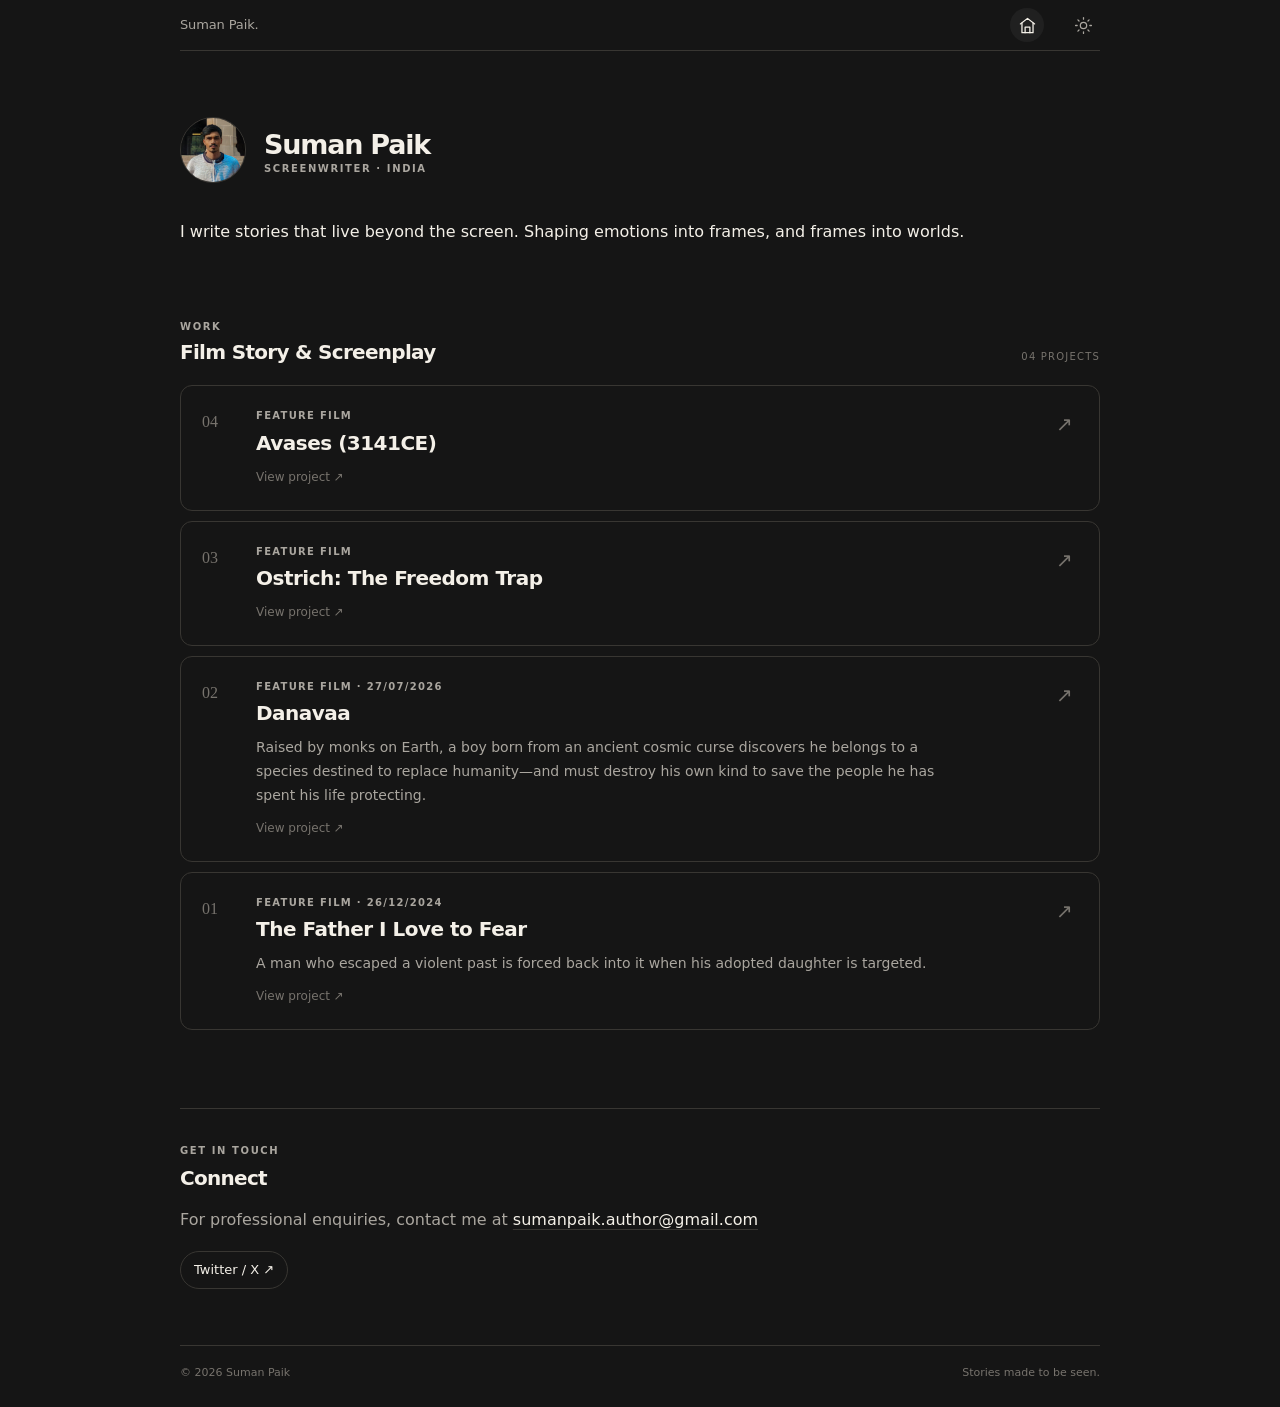
<file: index.html>
<!doctype html>
<html lang="en">

<head>
  <meta charset="utf-8">
  <meta name="viewport" content="width=device-width, initial-scale=1">
  <meta name="description" content="Official writing portfolio of Suman Paik, film writer from India.">
  <meta name="theme-color" content="#151515">
  <title>Suman Paik — Film Writer</title>
  <link rel="icon" href="favicon.svg" type="image/svg+xml">
  <link rel="stylesheet" href="style.css">
  <script src="data.js" defer></script>
  <script src="app.js" defer></script>
</head>

<body>
  <header class="site-header wrap">
    <div class="header-message" aria-live="polite">
      <span id="rotatingMessage">Internal Review Only.</span>
    </div>

    <div class="header-tools">
      <!-- Home -->
      <a class="journey-link" href="index.html" aria-current="page" aria-label="Home" title="Home">
        <svg viewBox="0 0 24 24" aria-hidden="true">
          <path d="m3 10 9-7 9 7"></path>
          <path d="M5 9v12h14V9"></path>
          <path d="M9 21v-7h6v7"></path>
        </svg>
      </a>

      <!-- Photo Album / Writer's Journey -->
      <!-- <a class="journey-link" href="journey.html" aria-label="Photo album" title="Photo album">
        <svg viewBox="0 0 24 24" aria-hidden="true">
          <rect x="3.5" y="3.5" width="17" height="17" rx="2"></rect>
          <circle cx="8.5" cy="8.5" r="1.5"></circle>
          <path d="m4.5 17 5-5 3.5 3.5 2.5-2.5 4 4"></path>
        </svg>
      </a> -->

      <!-- Theme Toggle -->
      <button class="theme-toggle" id="themeToggle" aria-label="Switch theme" title="Switch theme">
        <svg class="sun-icon" viewBox="0 0 24 24" aria-hidden="true">
          <circle cx="12" cy="12" r="4"></circle>
          <path d="M12 2.5v2"></path>
          <path d="M12 19.5v2"></path>
          <path d="m4.93 4.93 1.42 1.42"></path>
          <path d="m17.65 17.65 1.42 1.42"></path>
          <path d="M2.5 12h2"></path>
          <path d="M19.5 12h2"></path>
          <path d="m4.93 19.07 1.42-1.42"></path>
          <path d="m17.65 6.35 1.42-1.42"></path>
        </svg>
      </button>
    </div>

  </header>

  <main class="wrap home-main">
    <section class="intro">
      <div class="identity">
        <div class="avatar" id="profileAvatar" aria-hidden="true">SP</div>
        <div>
          <h1 id="writerName">Suman Paik</h1>
          <p class="eyebrow">SCREENWRITER · INDIA</p>
          <!-- <p class="muted role" id="writerRole">Screenwriter</p> -->
        </div>
      </div>
      <p class="manifesto" id="writerStatement">I write stories that live beyond the screen.<br>Shaping emotions into
        frames, and frames into worlds.</p>
      <p class="bio muted" id="writerBio"></p>
    </section>

    <section class="projects-section" aria-labelledby="projectsTitle">
      <div class="section-heading">
        <div>
          <p class="eyebrow">WORK</p>
          <h2 id="projectsTitle">Film Story &amp; Screenplay</h2>
        </div>
        <span class="project-count" id="projectCount">03 PROJECTS</span>
      </div>
      <div class="project-list" id="projectList"></div>
    </section>

    <section class="connect" id="connect">
      <p class="eyebrow">GET IN TOUCH</p>
      <h2>Connect</h2>
      <p class="muted">For professional enquiries, contact me at <a id="emailLink"
          href="mailto:sumanpaik.author@gmail.com">sumanpaik.author@gmail.com</a></p>
      <div class="social-links" id="socialLinks"></div>
    </section>
  </main>

  <footer class="wrap site-footer">
    <span>© <span id="year"></span> <span id="footerName">Suman Paik</span></span>
    <span>Stories made to be seen.</span>
  </footer>
</body>

</html>
</file>
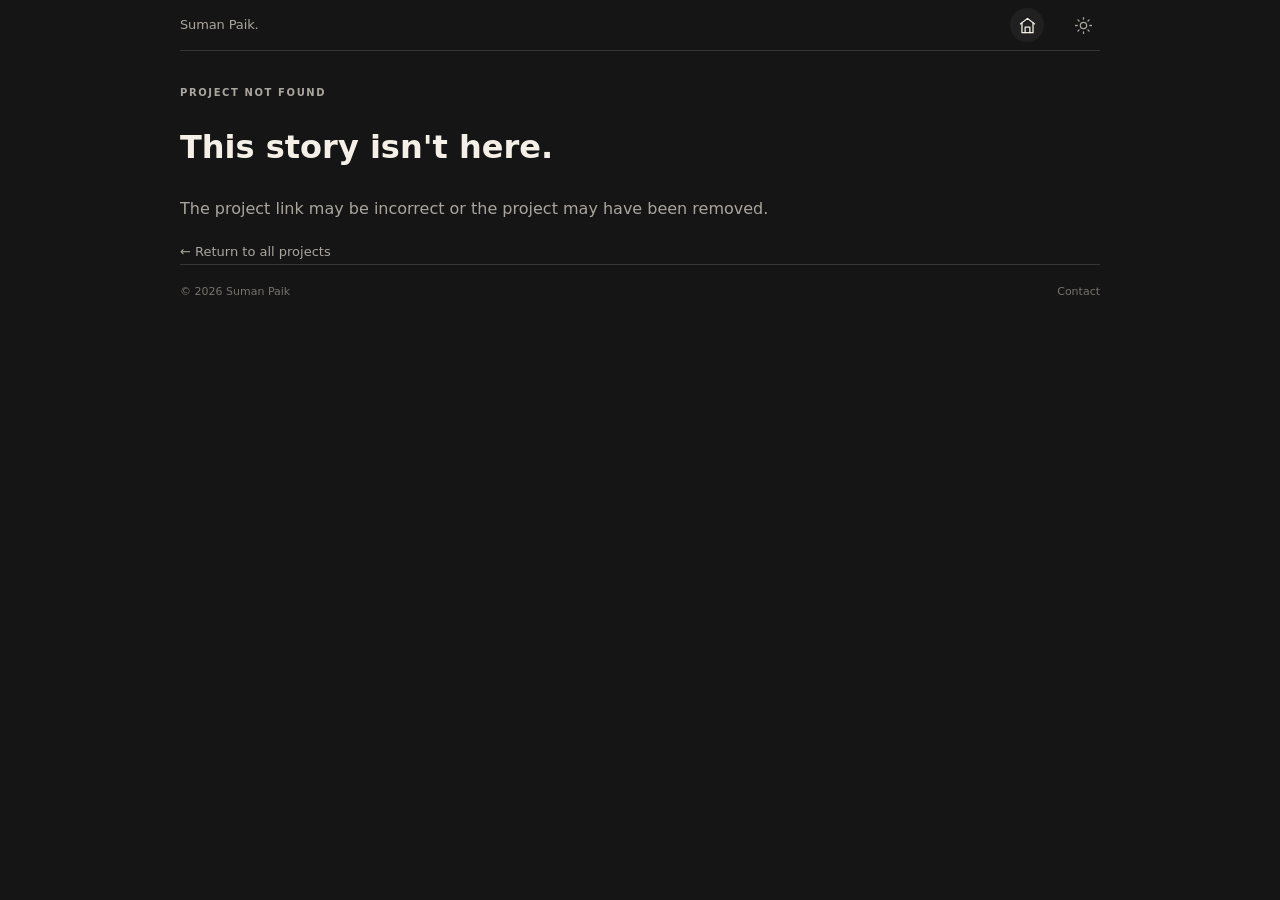
<file: film.html>
<!doctype html>
<html lang="en">
<head>
  <meta charset="utf-8">
  <meta name="viewport" content="width=device-width, initial-scale=1">
  <meta name="description" content="Film project details from Suman Paik's writing portfolio.">
  <meta name="theme-color" content="#151515">
  <title>Film Project — Suman Paik</title>
  <link rel="icon" href="favicon.svg" type="image/svg+xml">
  <link rel="stylesheet" href="style.css">
  <script src="data.js" defer></script>
  <script src="film.js" defer></script>
</head>
<body>
  <header class="site-header wrap">
    <div class="header-message" aria-live="polite">
      <span id="rotatingMessage">Internal Review Only.</span>
    </div>

    <div class="header-tools">
      <!-- Home -->
      <a class="journey-link" href="index.html" aria-current="page" aria-label="Home" title="Home">
        <svg viewBox="0 0 24 24" aria-hidden="true">
          <path d="m3 10 9-7 9 7"></path>
          <path d="M5 9v12h14V9"></path>
          <path d="M9 21v-7h6v7"></path>
        </svg>
      </a>

      <!-- Photo Album / Writer's Journey -->
      <!-- <a class="journey-link" href="journey.html" aria-label="Photo album" title="Photo album">
        <svg viewBox="0 0 24 24" aria-hidden="true">
          <rect x="3.5" y="3.5" width="17" height="17" rx="2"></rect>
          <circle cx="8.5" cy="8.5" r="1.5"></circle>
          <path d="m4.5 17 5-5 3.5 3.5 2.5-2.5 4 4"></path>
        </svg>
      </a> -->

      <!-- Theme Toggle -->
      <button class="theme-toggle" id="themeToggle" aria-label="Switch theme" title="Switch theme">
        <svg class="sun-icon" viewBox="0 0 24 24" aria-hidden="true">
          <circle cx="12" cy="12" r="4"></circle>
          <path d="M12 2.5v2"></path>
          <path d="M12 19.5v2"></path>
          <path d="m4.93 4.93 1.42 1.42"></path>
          <path d="m17.65 17.65 1.42 1.42"></path>
          <path d="M2.5 12h2"></path>
          <path d="M19.5 12h2"></path>
          <path d="m4.93 19.07 1.42-1.42"></path>
          <path d="m17.65 6.35 1.42-1.42"></path>
        </svg>
      </button>
    </div>

  </header>

  <main class="wrap film-main" id="filmContent">
    <p class="eyebrow">FILM PROJECT</p>
    <h1>Loading project…</h1>
  </main>

  <footer class="wrap site-footer">
    <span>© <span id="year"></span> <span id="footerName">Suman Paik</span></span>
    <a href="index.html#connect">Contact</a>
  </footer>
</body>
</html>
</file>
<file: style.css>
/* film poster aspect ration is 2 /3 ; photography film poster is 3/4 vertical;  */
* {
    -webkit-tap-highlight-color: transparent;
}

:root {
  color-scheme: dark;
  --bg: #151515;
  --surface: #1b1b1b;
  --surface-hover: #202020;
  --text: #f4f0e8;
  --muted: #aaa69f;
  --faint: #77736d;
  --line: #383632;
  --accent: #c9c0ae;
  --max: 920px;
  --serif: Georgia, "Times New Roman", serif;
}

:root[data-theme="light"] {
  color-scheme: light;
  --bg: #f4f0e8;
  --surface: #ebe6dc;
  --surface-hover: #e3ddd1;
  --text: #171717;
  --muted: #5e5a54;
  --faint: #777168;
  --line: #d0c9bd;
  --accent: #34312c;
}

* {
  box-sizing: border-box;
}

html {
  scroll-behavior: smooth;
}

body {
  margin: 0;
  background: var(--bg);
  color: var(--text);
  font-family: Inter, ui-sans-serif, system-ui, -apple-system, BlinkMacSystemFont, "Segoe UI", sans-serif;
  font-size: 16px;
  line-height: 1.65;
  transition: background .2s ease, color .2s ease;
}

a {
  color: inherit;
  text-decoration: none;
}

a:focus-visible,
button:focus-visible {
  outline: 2px solid var(--text);
  outline-offset: 4px;
}

.wrap {
  width: min(var(--max), calc(100% - 48px));
  margin-inline: auto;
}

.site-header {
  user-select: none;
  display: flex;
  align-items: center;
  justify-content: space-between;
  min-height: 48px;
  padding: 8px 0;
  border-bottom: 1px solid var(--line);
}

.header-message {
  min-width: 0;
  color: var(--muted);
  font-size: 13px;
  letter-spacing: -.01em;
}

.header-message span {
  display: inline-block;
  opacity: 1;
  transform: translateY(0);
  transition: opacity .3s ease, transform .3s ease;
}

.header-message span.is-fading {
  opacity: 0;
  transform: translateY(3px);
}

.header-tools {
  display: flex;
  align-items: center;
  gap: 10px;
}

.wordmark {
  font-size: 21px;
  font-weight: 750;
  letter-spacing: -.08em;
}

.wordmark span {
  color: var(--muted);
}

.header-tools {
  display: flex;
  align-items: center;
  gap: 22px;
}

.eyebrow {
  color: var(--muted);
  font-size: 10px;
  font-weight: 700;
  letter-spacing: .16em;
  line-height: 1.5;
  margin: 0;
}

.theme-toggle {
  display: grid;
  place-items: center;
  width: 34px;
  height: 34px;
  flex: 0 0 34px;
  border: 0;
  border-radius: 50%;
  background: transparent;
  color: var(--muted);
  cursor: pointer;
  transition: background .2s ease, color .2s ease;
}

.theme-toggle:hover {
  background: var(--surface-hover);
  color: var(--text);
}

.theme-toggle svg {
  width: 19px;
  height: 19px;
  fill: none;
  stroke: currentColor;
  stroke-width: 1.6;
  stroke-linecap: round;
  stroke-linejoin: round;
}

.home-main {
  padding-top: 66px;
}

.intro {
  padding-bottom: 74px;
}

.identity {
  display: flex;
  align-items: center;
  gap: 18px;
}

.avatar {
  width: 66px;
  height: 66px;
  flex: 0 0 66px;
  display: grid;
  place-items: center;
  border: 1px solid var(--line);
  border-radius: 50%;
  background: var(--surface);
  color: var(--text);
  font-family: var(--serif);
  font-size: 20px;
}

.avatar img {
  width: 100%;
  height: 100%;
  border-radius: inherit;
  object-fit: cover;
}

.identity h1 {
  margin: 4px 0 0;
  font-size: clamp(22px, 3vw, 27px);
  letter-spacing: -.045em;
  line-height: 1.25;
}

.role {
  margin: 4px 0 0;
}

.muted {
  color: var(--muted);
}

.manifesto {
  white-space: pre-line;
  max-width: 720px;
  margin: 36px 0 0;
  font-size: clamp(21px, 3.4vw, 29px);
  font-weight: 400;
  letter-spacing: -.045em;
  line-height: 1.42;
}

.bio {
  max-width: full;
  margin: 18px 0 0;
  color: var(--text);
}

.projects-section {
  padding-bottom: 78px;
}

.section-heading {
  display: flex;
  justify-content: space-between;
  align-items: end;
  gap: 16px;
  margin-bottom: 20px;
}

h2 {
  margin: 5px 0 0;
  font-size: 20px;
  letter-spacing: -.035em;
  line-height: 1.3;
}

.project-count {
  color: var(--faint);
  font-size: 10px;
  letter-spacing: .12em;
  white-space: nowrap;
}

.project-list {
  display: grid;
  gap: 10px;
}

.project-card {
  display: grid;
  grid-template-columns: 38px 1fr 22px;
  gap: 16px;
  align-items: start;
  padding: 22px 21px;
  border: 1px solid var(--line);
  border-radius: 12px;
  transition: background .2s ease, border-color .2s ease, transform .2s ease;
}

.project-card:hover {
  background: var(--surface-hover);
  border-color: var(--muted);
  transform: translateY(-2px);
}

.project-number {
  color: var(--faint);
  font-family: var(--serif);
  font-size: 16px;
  padding-top: 1px;
}

.project-copy {
  display: grid;
  gap: 5px;
  min-width: 0;
}

.project-meta {
  color: var(--muted);
  font-size: 10px;
  font-weight: 700;
  letter-spacing: .13em;
  text-transform: uppercase;
}

.project-title {
  font-size: clamp(17px, 2.5vw, 20px);
  font-weight: 650;
  letter-spacing: -.025em;
  line-height: 1.35;
}

.project-logline {
  color: var(--muted);
  font-size: 14px;
  line-height: 1.7;
  max-width: 680px;
  margin-top: 4px;
}

.project-open {
  color: var(--faint);
  font-size: 12px;
  margin-top: 6px;
  transition: color .2s;
}

.project-card:hover .project-open {
  color: var(--text);
}

.card-arrow {
  font-size: 20px;
  color: var(--faint);
  transition: transform .2s ease;
}

.project-card:hover .card-arrow {
  transform: translate(2px, -2px);
  color: var(--text);
}

.connect {
  border-top: 1px solid var(--line);
  padding: 34px 0 56px;
}

.connect h2 {
  margin-top: 7px;
}

.connect p:not(.eyebrow) {
  margin: 16px 0 0;
}

.connect a:not(.social-pill) {
  color: var(--text);
  text-decoration: underline;
  text-decoration-color: var(--line);
  text-underline-offset: 4px;
  overflow-wrap: anywhere;
}

.social-links {
  display: flex;
  flex-wrap: wrap;
  gap: 9px;
  margin-top: 18px;
}

.social-pill {
  display: inline-flex;
  align-items: center;
  gap: 8px;
  padding: 7px 13px;
  border: 1px solid var(--line);
  border-radius: 999px;
  font-size: 13px;
  transition: background .2s;
}

.social-pill:hover {
  background: var(--surface-hover);
}

.site-footer {
  display: flex;
  justify-content: space-between;
  gap: 16px;
  padding: 18px 0 25px;
  border-top: 1px solid var(--line);
  color: var(--faint);
  font-size: 11px;
}

.film-main {
  padding-top: 34px;
}

.back-link,
.text-link {
  color: var(--muted);
  font-size: 13px;
  transition: color .2s;
}

.back-link:hover,
.text-link:hover {
  color: var(--text);
}

.film-heading {
  padding: 42px 0 34px;
  border-bottom: 1px solid var(--line);
}

.film-heading h1 {
  max-width: 780px;
  margin: 10px 0 0;
  font-family: var(--serif);
  font-size: clamp(38px, 7vw, 70px);
  font-weight: 400;
  letter-spacing: -.055em;
  line-height: 1.04;
}

.status-line,
.copyright-line {
  color: var(--muted);
  font-size: 12px;
  margin: 15px 0 0;
}

.copyright-line {
  margin-top: 7px;
}

.film-layout {
  display: grid;
  grid-template-columns: minmax(210px, 310px) minmax(0, 1fr);
  gap: clamp(26px, 5vw, 58px);
  padding: 38px 0 70px;
  align-items: start;
}

.poster-frame,
.poster-placeholder {
  position: sticky;
  top: 24px;
  width: 100%;
  aspect-ratio: 2 / 3;
  overflow: hidden;
  border: 1px solid var(--line);
  border-radius: 4px;
}

.poster-frame img {
  width: 100%;
  height: 100%;
  display: block;
  object-fit: cover;
}

.poster-placeholder {
  background: var(--surface);
  display: flex;
  flex-direction: column;
  align-items: flex-start;
  justify-content: flex-end;
  padding: clamp(20px, 4vw, 34px);
}

.poster-title {
  margin-top: 12px;
  font-family: var(--serif);
  font-size: clamp(27px, 4vw, 43px);
  letter-spacing: -.05em;
  line-height: 1.02;
  overflow-wrap: anywhere;
}

.poster-credit {
  margin-top: 18px;
  color: var(--muted);
  font-size: 11px;
  letter-spacing: .12em;
  text-transform: uppercase;
}

.film-details {
  min-width: 0;
}

.detail-section {
  padding: 0 0 25px;
  margin-bottom: 25px;
  border-bottom: 1px solid var(--line);
}

.detail-text {
  margin-top: 12px;
  color: var(--muted);
  font-size: 15px;
  line-height: 1.85;
  overflow-wrap: anywhere;
}

.logline-section .detail-text {
  /* color: var(--text); */
  /* font-family: var(--serif); */
  /* font-size: clamp(20px, 2.7vw, 25px); */
  line-height: 1.5;
}

.synopsis-section {
  border-bottom: 0;
}

.project-contact {
  border-top: 1px solid var(--line);
  padding: 42px 0 60px;
}

.project-contact h2 {
  font-family: var(--serif);
  font-size: clamp(27px, 4vw, 38px);
  font-weight: 400;
  letter-spacing: -.04em;
  margin-top: 10px;
}

.project-contact p:not(.eyebrow) {
  margin: 12px 0;
}

.contact-email {
  display: inline-block;
  margin-top: 7px;
  font-size: 15px;
  text-decoration: underline;
  text-underline-offset: 5px;
  overflow-wrap: anywhere;
}

.all-projects {
  display: block;
  margin-top: 30px;
}

.return-link {
  display: inline-block;
  margin-bottom: 10px;
}

@media (max-width: 640px) {
  .wrap {
    width: min(100% - 34px, var(--max));
  }

  .site-header {
    padding: 18px 0;
  }

  .header-tools {
    gap: 12px;
  }

  .header-tools .eyebrow {
    display: none;
  }

  .home-main {
    padding-top: 43px;
  }

  .intro {
    padding-bottom: 52px;
  }

  .identity {
    gap: 13px;
  }

  .avatar {
    width: 56px;
    height: 56px;
    flex-basis: 56px;
  }

  .manifesto {
    margin-top: 28px;
  }

  .projects-section {
    padding-bottom: 54px;
  }

  .section-heading {
    align-items: start;
  }

  .project-card {
    grid-template-columns: 25px minmax(0, 1fr) 16px;
    gap: 10px;
    padding: 17px 14px;
  }

  .project-logline {
    font-size: 13px;
  }

  .project-open {
    font-size: 11px;
  }

  .connect {
    padding-bottom: 42px;
  }

  .site-footer {
    font-size: 10px;
  }

  .film-main {
    padding-top: 23px;
  }

  .film-heading {
    padding: 32px 0 25px;
  }

  .film-layout {
    grid-template-columns: 1fr;
    gap: 32px;
    padding-top: 25px;
  }

  .poster-frame,
  .poster-placeholder {
    position: relative;
    top: auto;
    width: min(100%, 340px);
    margin-inline: auto;
  }

  .film-details {
    width: 100%;
  }

  .detail-text {
    font-size: 14px;
  }
}

.screenplay-download {
  margin-top: 8px;
}

.download-button {
  display: inline-flex;
  align-items: center;
  justify-content: start;
  width: 200px;
  padding: 12px 18px;
  border: 1px solid var(--line);
  border-radius: 4px;
  color: var(--text);
  background: var(--surface);
  font-size: 13px;
  font-weight: 600;
  text-decoration: none;
  transition: background 0.2s ease, border-color 0.2s ease;
}

.download-button:hover {
  background: var(--surface-hover);
  border-color: var(--muted);
}

.download-button:focus-visible {
  outline: 2px solid var(--text);
  outline-offset: 4px;
}

@media (prefers-reduced-motion: reduce) {

  *,
  *::before,
  *::after {
    scroll-behavior: auto !important;
    transition-duration: .01ms !important;
    animation-duration: .01ms !important;
  }
}

/* Writer's Journey — photographic timeline */
.journey-link {
    display: grid;
  place-items: center;
  width: 34px;
  height: 34px;
  flex: 0 0 34px;
  border: 0;
  border-radius: 50%;
  background: transparent;
  color: var(--muted);
  cursor: pointer;
  transition: background .2s ease, color .2s ease;
}

.journey-link:hover,
.journey-link[aria-current="page"] {
  background: var(--surface-hover);
  color: var(--text);
}

.journey-link svg {
  width: 19px;
  height: 19px;
  fill: none;
  stroke: currentColor;
  stroke-width: 1.6;
  stroke-linecap: round;
  stroke-linejoin: round;
}

.journey-main {
  padding-top: 52px;
}

.journey-intro {
  max-width: 690px;
  padding: 28px 0 48px;
}

.journey-intro h1 {
  margin: 10px 0 14px;
  font-family: var(--serif);
  font-size: clamp(40px, 7vw, 70px);
  font-weight: 400;
  letter-spacing: -.06em;
  line-height: 1.02;
}

.journey-lede {
  max-width: 590px;
  color: var(--muted);
  font-size: clamp(16px, 2.4vw, 19px);
  line-height: 1.7;
}

.journey-timeline {
  position: relative;
  padding: 0 0 76px 34px;
}

.journey-timeline::before {
  content: "";
  position: absolute;
  left: 7px;
  top: 8px;
  bottom: 95px;
  width: 1px;
  background: var(--line);
}

.journey-event {
  position: relative;
  padding: 0 0 66px;
}

.journey-event:last-child {
  padding-bottom: 0;
}

.journey-timeline-marker {
  position: absolute;
  left: -33px;
  top: 7px;
  width: 15px;
  height: 15px;
  border: 1px solid var(--muted);
  border-radius: 50%;
  background: var(--bg);
  box-shadow: 0 0 0 5px var(--bg);
}

.journey-event-content {
  min-width: 0;
  max-width: 820px;
}

.journey-event-heading {
  margin-bottom: 17px;
}

.journey-event-layout {
  display: grid;
  grid-template-columns: minmax(0, 240px) minmax(0, 1fr);
  align-items: start;
  gap: clamp(22px, 4vw, 38px);
}

.journey-gallery {
  width: 100%;
  min-width: 0;
}

.journey-reflection {
  min-width: 0;
  margin: 0;
  padding-top: 2px;
}

.journey-card-meta {
  display: flex;
  flex-wrap: wrap;
  align-items: center;
  gap: 6px 10px;
  color: var(--faint);
  font-size: 10px;
  font-weight: 650;
  letter-spacing: .13em;
  text-transform: uppercase;
}

.journey-card-meta time {
  color: var(--muted);
}

.journey-event-heading h2 {
  margin: 8px 0 0;
  font-family: var(--serif);
  font-size: clamp(25px, 3.5vw, 36px);
  font-weight: 400;
  letter-spacing: -.04em;
  line-height: 1.18;
}

.journey-gallery {
  position: relative;
}

.journey-photos-track {
  display: flex;
  width: 100%;
  overflow-x: auto;
  scroll-snap-type: x mandatory;
  scroll-behavior: smooth;
  scrollbar-width: none;
  border-radius: 3px;
  background: var(--surface);
  overscroll-behavior-x: contain;
}

.journey-photos-track::-webkit-scrollbar {
  display: none;
}

.journey-slide {
  flex: 0 0 100%;
  min-width: 0;
  aspect-ratio: auto;
  scroll-snap-align: start;
  overflow: hidden;
  background: var(--surface);
}

.journey-photo-button {
  display: flex;
  align-items: center;
  justify-content: center;
  width: 100%;
  height: auto;
  padding: 0;
  border: 0;
  background: transparent;
  cursor: zoom-in;
}

.journey-image {
  display: block;
  width: 100%;
  height: auto;
  max-height: 360px;
  object-fit: contain;
  transition: transform .45s ease;
}

.journey-photo-button:hover .journey-image {
  transform: scale(1.018);
}

.journey-gallery-controls {
  display: flex;
  align-items: center;
  gap: 12px;
  padding-top: 10px;
  color: var(--muted);
}

.gallery-arrow {
  display: grid;
  place-items: center;
  width: 30px;
  height: 30px;
  border: 1px solid var(--line);
  border-radius: 50%;
  background: transparent;
  color: var(--text);
  font-size: 16px;
  cursor: pointer;
  transition: background .2s, border-color .2s;
}

.gallery-arrow:hover {
  background: var(--surface-hover);
  border-color: var(--muted);
}

.gallery-count {
  min-width: 42px;
  color: var(--text);
  font-size: 11px;
  font-variant-numeric: tabular-nums;
  letter-spacing: .08em;
}

.gallery-swipe-hint {
  margin-left: auto;
  color: var(--faint);
  font-size: 10px;
  letter-spacing: .08em;
  text-transform: uppercase;
}

.journey-reflection {
  color: var(--muted);
  font-size: 14px;
  line-height: 1.85;
  white-space: pre-line;
}

.journey-reflection-empty {
  display: none;
}

.journey-image-placeholder {
  width: 100%;
  aspect-ratio: 4 / 3;
  display: flex;
  flex-direction: column;
  justify-content: space-between;
  padding: 20px;
  color: var(--muted);
  background: linear-gradient(145deg, var(--surface), var(--bg));
  border: 1px dashed var(--line);
}

.journey-image-placeholder svg {
  width: 25px;
  height: 25px;
  fill: none;
  stroke: currentColor;
  stroke-width: 1.6;
}

.journey-placeholder-label {
  font-size: 10px;
  letter-spacing: .15em;
  text-transform: uppercase;
}

.journey-empty {
  padding: 30px 0 48px;
}

.journey-empty h2 {
  margin: 0 0 8px;
  font-family: var(--serif);
  font-size: 26px;
  font-weight: 400;
}

.journey-empty p {
  max-width: 560px;
  color: var(--muted);
  margin: 0;
}

.journey-empty code {
  color: var(--text);
  font-size: .92em;
}

.photo-lightbox {
  position: fixed;
  inset: 0;
  z-index: 1000;
  display: none;
  align-items: center;
  justify-content: center;
  padding: 64px 76px 54px;
  background: var(--bg);
  color: var(--text);
  transition: background .2s ease, color .2s ease;
}

.photo-lightbox.is-open {
  display: flex;
}

.lightbox-figure {
  display: flex;
  flex-direction: column;
  align-items: center;
  gap: 12px;
  max-width: min(100%, 1200px);
  max-height: 100%;
  margin: 0;
}

.lightbox-figure img {
  display: block;
  max-width: 100%;
  max-height: calc(100vh - 150px);
  width: auto;
  height: auto;
  object-fit: contain;
  aspect-ratio: auto;
}

.lightbox-figure figcaption {
  color: var(--muted);
  font-size: 12px;
  text-align: center;
  letter-spacing: .04em;
}

.lightbox-close,
.lightbox-arrow {
  position: absolute;
  display: grid;
  place-items: center;
  border: 1px solid var(--line);
  border-radius: 50%;
  background: var(--surface);
  color: var(--text);
  cursor: pointer;
  transition: background .2s ease, color .2s ease, border-color .2s ease;
}

.lightbox-close {
  display: flex;
  padding: 6px 14px 4px 14px;
  border-radius: full;
  font-weight: bold;
  cursor: pointer;
  align-items: center;
  font-size: 30px;
  font-weight: 300;
  user-select: none;
  top: 20px;
  right: 10px;
  
}

.lightbox-arrow {
  display: flex;
  padding: 10px 14px 12px 12px;
  border-radius: full;
  font-weight: bold;
  cursor: pointer;
  align-items: center;
  font-size: 20px;
  font-weight: 300;
  user-select: none;
  transform: translateY(-50%);
  
}

.lightbox-prev {
  left: 10px;
}

.lightbox-next {
  right: 10px;
}

.lightbox-close:hover,
.lightbox-arrow:hover {
  background: var(--surface-hover);
  color: var(--text);
}

.lightbox-count {
  position: absolute;
  bottom: 17px;
  left: 0;
  right: 0;
  color: var(--muted);
  font-size: 11px;
  text-align: center;
  font-variant-numeric: tabular-nums;
}

body.lightbox-open {
  overflow: hidden;
}

@media (max-width: 640px) {
  .journey-main {
    padding-top: 32px;
  }

  .journey-intro {
    padding: 20px 0 34px;
  }

  .journey-timeline {
    padding-left: 24px;
    padding-bottom: 52px;
  }

  .journey-timeline::before {
    left: 5px;
    bottom: 65px;
  }

  .journey-event {
    padding-bottom: 48px;
  }

  .journey-timeline-marker {
    left: -25px;
    width: 12px;
    height: 12px;
  }

  .journey-event-heading {
    margin-bottom: 13px;
  }

  .journey-event-heading h2 {
    font-size: 27px;
  }

  .journey-slide {
    aspect-ratio: auto;
  }

  .journey-image {
    max-height: 320px;
  }

  .journey-event-layout {
    grid-template-columns: minmax(0, 1fr);
    gap: 15px;
  }

  .journey-gallery {
    width: min(100%, 280px);
  }

  .journey-reflection {
    font-size: 13px;
  }

  .photo-lightbox {
    padding: 64px 12px 54px;
  }

  .lightbox-figure img {
    max-height: calc(100vh - 160px);
  }

  /* .lightbox-arrow {
    font-size: 20px;
  } */

  .lightbox-prev {
    left: 25%;
    bottom: 5px;
  }

  .lightbox-next {
    right: 25%;
    bottom: 5px;

  }
}

@media (prefers-reduced-motion: reduce) {

  .journey-image,
  .journey-photos-track {
    transition: none;
    scroll-behavior: auto;
  }
}
</file>
